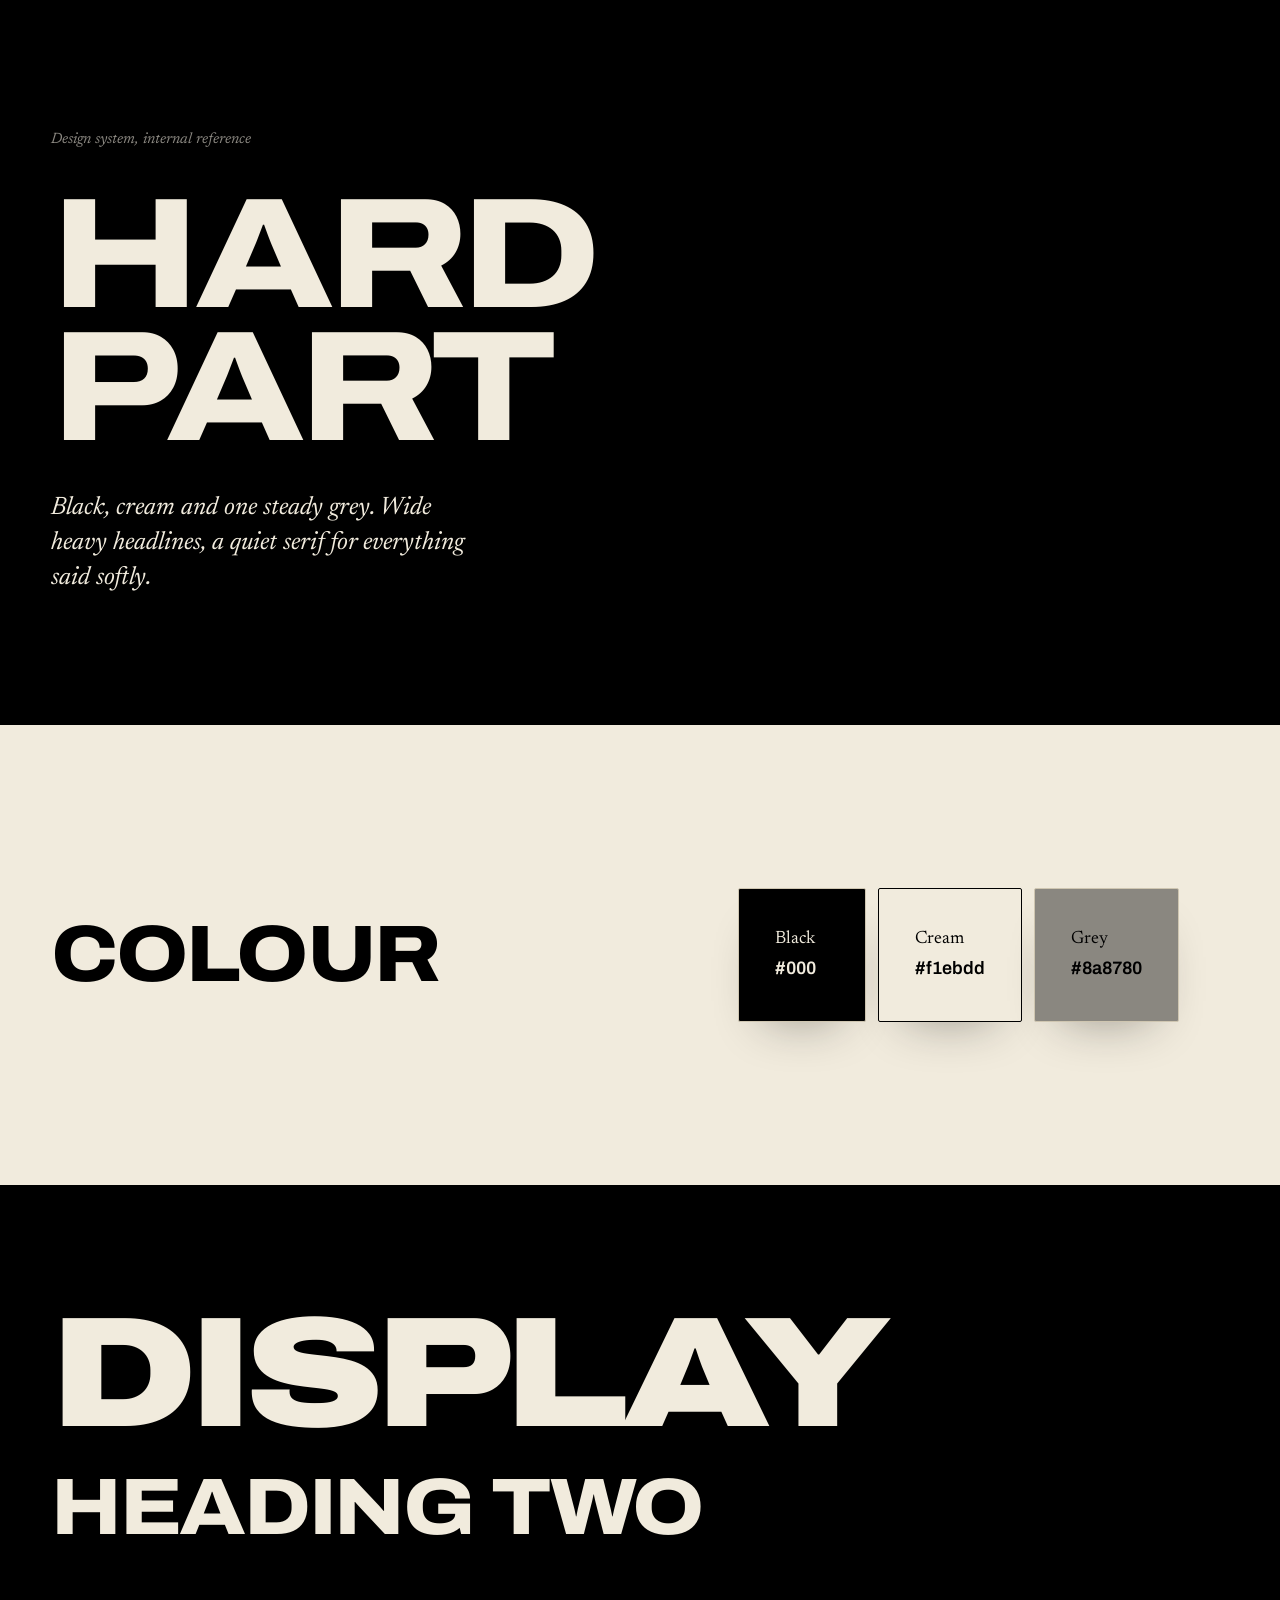
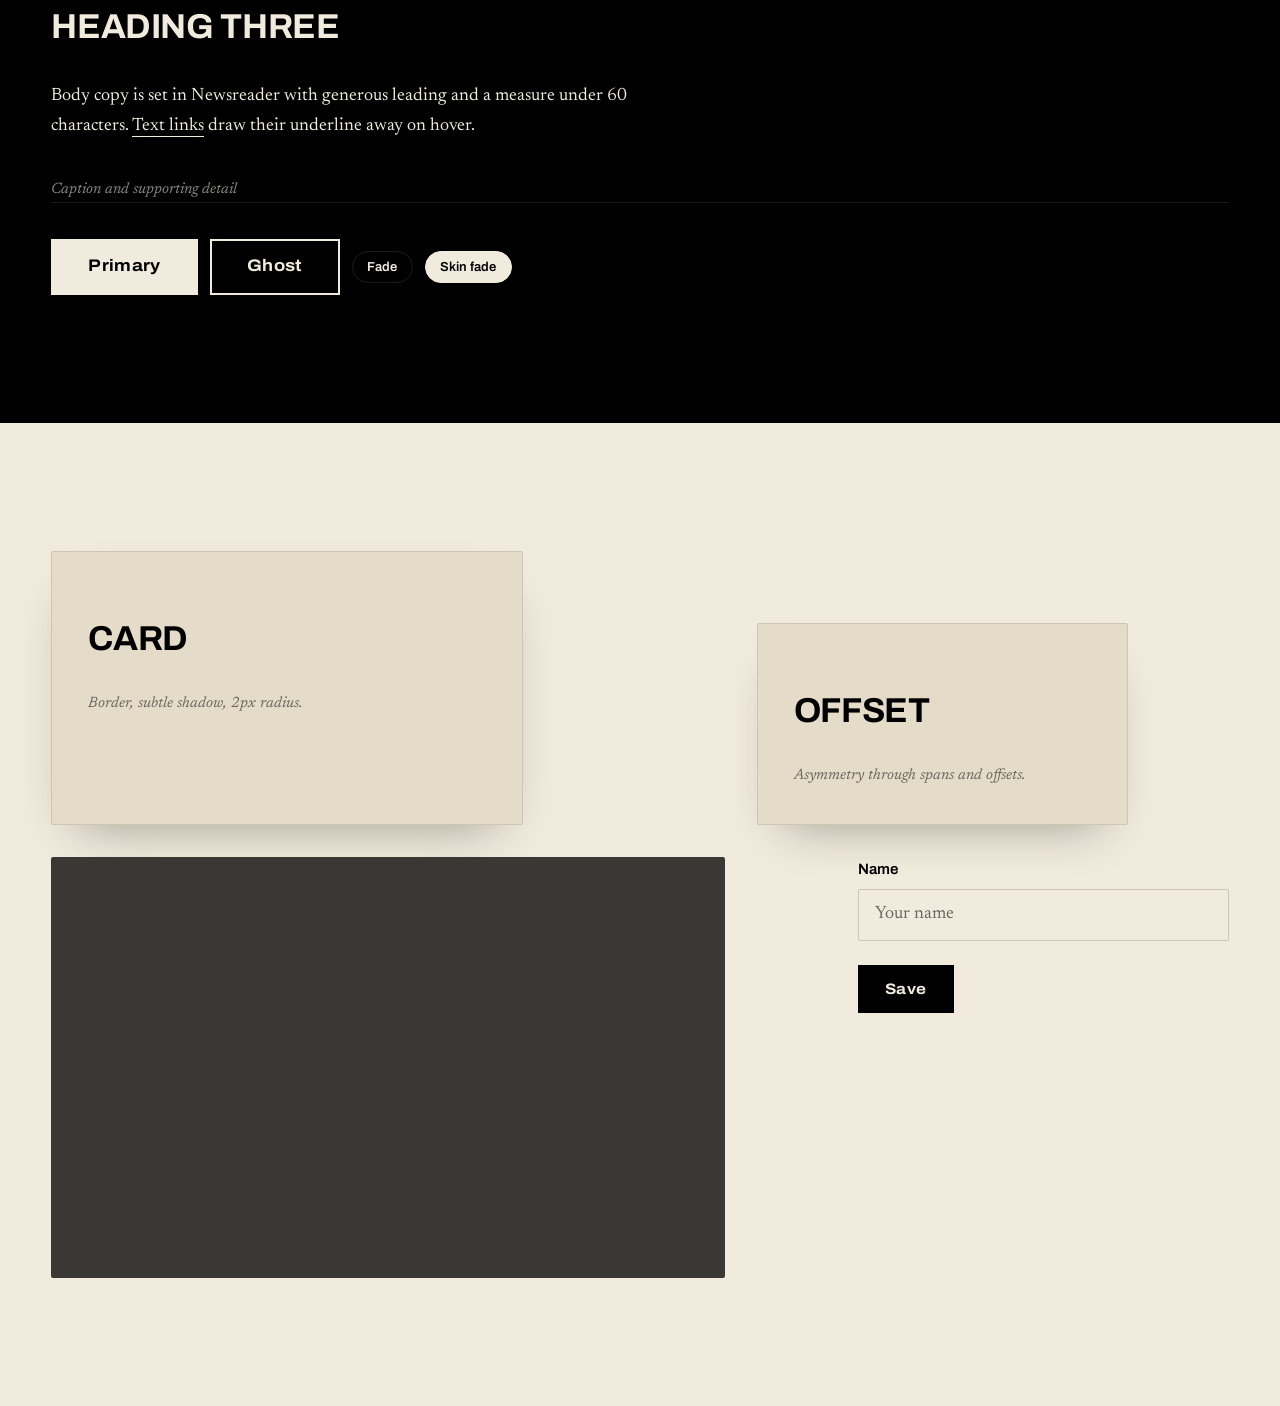
<file: design-system.html>
<!DOCTYPE html>
<html lang="en">
<head>
  <meta charset="utf-8">
  <meta name="viewport" content="width=device-width, initial-scale=1">
  <title>HARD PART — Design system</title>
  <meta name="robots" content="noindex">
  <link rel="preconnect" href="https://fonts.googleapis.com">
  <link rel="preconnect" href="https://fonts.gstatic.com" crossorigin>
  <link rel="stylesheet" href="https://fonts.googleapis.com/css2?family=Archivo:wdth,wght@62..125,100..900&family=Newsreader:ital,opsz,wght@0,6..72,400;1,6..72,400&display=swap">
  <link rel="stylesheet" href="style.css">
</head>
<body>
  <!-- Internal reference page for the design system. Not part of the public site. -->
  <section class="section theme-black">
    <div class="container--wide stack" style="--stack:var(--space-6)">
      <p class="caption">Design system, internal reference</p>
      <h1 class="h1">Hard<br>Part</h1>
      <p class="lede">Black, cream and one steady grey. Wide heavy headlines, a quiet serif for everything said softly.</p>
    </div>
  </section>

  <section class="section theme-cream">
    <div class="container grid">
      <h2 class="h2 col-6">Colour</h2>
      <div class="col-6 start-8 cluster">
        <div class="card" style="background:#000;color:#f1ebdd;min-width:8rem">Black<br><span class="num">#000</span></div>
        <div class="card" style="background:#f1ebdd;border-color:#000;min-width:8rem">Cream<br><span class="num">#f1ebdd</span></div>
        <div class="card" style="background:#8a8780;color:#000;min-width:8rem">Grey<br><span class="num">#8a8780</span></div>
      </div>
    </div>
  </section>

  <section class="section theme-black">
    <div class="container stack" style="--stack:var(--space-6)">
      <p class="display" style="font-size:var(--fs-h1)">Display</p>
      <h2 class="h2">Heading two</h2>
      <h3 class="h3">Heading three</h3>
      <p class="prose">Body copy is set in Newsreader with generous leading and a measure under 60 characters. <a class="link" href="#">Text links</a> draw their underline away on hover.</p>
      <p class="caption">Caption and supporting detail</p>
      <hr class="rule">
      <div class="cluster">
        <a class="btn btn--lg" href="#">Primary</a>
        <a class="btn btn--ghost btn--lg" href="#">Ghost</a>
        <span class="chip">Fade</span><span class="chip is-active">Skin fade</span>
      </div>
    </div>
  </section>

  <section class="section theme-cream">
    <div class="container grid">
      <article class="card card--interactive col-5"><h3 class="h3">Card</h3><p class="caption">Border, subtle shadow, 2px radius.</p></article>
      <article class="card card--interactive card--offset col-4 start-8"><h3 class="h3">Offset</h3><p class="caption">Asymmetry through spans and offsets.</p></article>
      <div class="frame frame--wide col-7" role="img" aria-label="Image frame placeholder"></div>
      <form class="stack col-4 start-9" onsubmit="return false">
        <div class="field"><label for="n">Name</label><input class="input" id="n" placeholder="Your name"></div>
        <button class="btn" type="button">Save</button>
      </form>
    </div>
  </section>
</body>
</html>
</file>
<file: style.css>
/* ==========================================================
   HARD PART — style.css
   1. Tokens  2. Base  3. Buttons  4. Nav  5. Menu  6. Hero  7. Stubs
   ========================================================== */

/* 1. TOKENS
   Breakpoints (media queries can't read variables, so they're documented here):
   sm 560px · md 820px · lg 1100px · xl 1440px */
:root {
  /* Colour — raw palette */
  --black: #000;
  --ink: #0d0c0b;           /* raised surface on black */
  --cream: #f1ebdd;
  --cream-deep: #e4dcc9;    /* raised surface on cream */
  --grey: #8a8780;
  --grey-dark: #1c1b19;
  --grey-mid: #3a3835;

  /* Colour — semantic (re-pointed by .theme-cream) */
  --bg: var(--black);
  --fg: var(--cream);
  --surface: var(--ink);
  --muted: var(--grey);
  --line: var(--grey-dark);

  /* Typography */
  --font-display: "Archivo", "Arial Narrow", sans-serif;
  --font-text: "Newsreader", Georgia, serif;
  --fs-xs: .8125rem;
  --fs-sm: .9375rem;
  --fs-base: 1.125rem;
  --fs-lg: clamp(1.25rem, 1.1rem + .6vw, 1.6rem);
  --fs-h3: clamp(1.5rem, 1.2rem + 1.2vw, 2.25rem);
  --fs-h2: clamp(2.4rem, 1.4rem + 4.5vw, 5.5rem);
  --fs-h1: clamp(3.4rem, 1rem + 11vw, 10rem);
  --fs-mega: clamp(5.2rem, 25.5vw, 25rem);

  /* Spacing (4px base, fluid at the top end) */
  --space-1: .25rem;
  --space-2: .5rem;
  --space-3: .75rem;
  --space-4: 1rem;
  --space-5: 1.5rem;
  --space-6: 2.25rem;
  --space-7: clamp(3rem, 6vw, 4.5rem);
  --space-8: clamp(4.5rem, 10vw, 8rem);
  --space-9: clamp(6rem, 16vw, 13rem);
  --pad: clamp(1.25rem, 4vw, 3.5rem);   /* page gutter */
  --gap: clamp(1rem, 2.5vw, 2rem);      /* grid gap */

  /* Radius — deliberately restrained: sharp by default, soft only on small controls */
  --radius-0: 0;
  --radius-1: 2px;
  --radius-2: 6px;
  --radius-pill: 999px;

  /* Elevation */
  --shadow-1: 0 1px 0 rgba(255,255,255,.04) inset, 0 12px 30px -18px rgba(0,0,0,.9);
  --shadow-2: 0 30px 60px -30px rgba(0,0,0,.85);
  --shadow-cream: 0 24px 50px -28px rgba(28,27,25,.45);

  /* Motion */
  --ease: cubic-bezier(.22, 1, .36, 1);
  --t-fast: .2s;
  --t-base: .45s;
  --t-slow: .9s;

  /* Layout widths */
  --w-text: 42rem;
  --w-content: 76rem;
  --w-wide: 96rem;
  --nav-h: 4.5rem;
}

/* 2. BASE */
*, *::before, *::after { box-sizing: border-box; }
html { scroll-behavior: smooth; scroll-padding-top: var(--nav-h); -webkit-text-size-adjust: 100%; }
body {
  margin: 0;
  background: var(--black);
  color: var(--cream);
  font-family: var(--font-text);
  font-size: 1.125rem;
  line-height: 1.6;
  -webkit-font-smoothing: antialiased;
}
a { color: inherit; text-decoration: none; }
h1, p { margin: 0; }
:focus-visible { outline: 2px solid var(--cream); outline-offset: 3px; }
body.menu-open { overflow: hidden; }

.skip {
  position: fixed; left: var(--pad); top: -4rem; z-index: 100;
  background: var(--cream); color: var(--black);
  padding: .6rem 1rem; font-family: var(--font-display); font-weight: 700;
}
.skip:focus { top: 1rem; }

/* 3. BUTTONS — cream fill by default; hover wipes the opposite colour up from the bottom */
.btn {
  --wipe: var(--black);
  position: relative; isolation: isolate; overflow: hidden;
  display: inline-flex; align-items: center; justify-content: center;
  min-height: 3rem; padding: 0 1.6rem;
  font-family: var(--font-display); font-stretch: 110%; font-weight: 700;
  font-size: .95rem; letter-spacing: .02em;
  color: var(--black); background: var(--cream);
  border: 2px solid var(--cream);
  transition: transform var(--t-base) var(--ease), color var(--t-base) var(--ease);
}
.btn::before {
  content: ""; position: absolute; inset: 0; z-index: -1; background: var(--wipe);
  transform: scaleY(0); transform-origin: bottom; transition: transform var(--t-base) var(--ease);
}
.btn:hover { transform: translateY(-3px); color: var(--cream); }
.btn:hover::before { transform: scaleY(1); }
.btn--ghost { --wipe: var(--cream); background: transparent; color: var(--cream); }
.btn--ghost:hover { color: var(--black); }
.btn--sm { min-height: 2.5rem; padding: 0 1.1rem; font-size: .85rem; }

/* 4. NAV — difference blend makes it readable on black AND cream */
.nav {
  position: fixed; inset: 0 0 auto 0; z-index: 50;
  height: var(--nav-h); padding: 0 var(--pad);
  display: flex; align-items: center; justify-content: space-between; gap: 2rem;
  color: var(--cream);
  mix-blend-mode: difference;
}
.nav__logo {
  font-family: var(--font-display); font-stretch: 125%; font-weight: 900;
  font-size: 1.15rem; letter-spacing: .01em;
}
.nav__links { display: flex; gap: 2.2rem; margin-left: auto; font-family: var(--font-display); font-weight: 500; font-size: .95rem; }
.nav__links a { position: relative; padding: .3rem 0; }
.nav__links a::after {
  content: ""; position: absolute; left: 0; bottom: 0; height: 2px; width: 100%;
  background: currentColor; transform: scaleX(0); transform-origin: right;
  transition: transform .45s var(--ease);
}
.nav__links a:hover::after { transform: scaleX(1); transform-origin: left; }
/* The nav button must stay solid cream-on-black in difference mode */
.nav .btn { background: var(--cream); color: var(--black); }

.nav__toggle { display: none; width: 2.75rem; height: 2.75rem; background: none; border: 0; padding: 0; cursor: pointer; position: relative; }
.nav__toggle span {
  position: absolute; left: .6rem; right: .6rem; height: 2px; background: var(--cream);
  transition: transform .4s var(--ease);
}
.nav__toggle span:first-child { top: calc(50% - 5px); }
.nav__toggle span:last-child { top: calc(50% + 3px); }
.menu-open .nav__toggle span:first-child { transform: translateY(4px) rotate(45deg); }
.menu-open .nav__toggle span:last-child { transform: translateY(-4px) rotate(-45deg); }

/* 5. MOBILE MENU */
.menu {
  position: fixed; inset: 0; z-index: 40; background: var(--black);
  display: flex; align-items: flex-end; padding: calc(var(--nav-h) + 1rem) var(--pad) 3rem;
  clip-path: inset(0 0 100% 0); transition: clip-path .6s var(--ease);
}
.menu[hidden] { display: none; }
.menu.is-open { clip-path: inset(0); }
.menu nav { display: flex; flex-direction: column; width: 100%; }
.menu a {
  font-family: var(--font-display); font-stretch: 120%; font-weight: 800;
  font-size: clamp(2rem, 9vw, 3.2rem); line-height: 1.15; padding: .25rem 0;
  border-bottom: 1px solid var(--grey-dark);
}

/* 6. HERO
   Layers: black page → cream panel (slanted left edge = the "part") → photo → headline.
   The headline/CTAs use mix-blend-mode: difference with cream text, so letters are
   cream on black and pure black on the cream panel, flipping where the edge crosses.
   Parallax is driven by two CSS variables written by script.js:
   --sy (scroll offset in px) and --mx (pointer position, -1…1). */
.hero {
  --sy: 0; --mx: 0;
  position: relative; isolation: isolate; overflow: hidden;
  min-height: 100vh; min-height: 100svh;
  background: var(--black);
}
.hero__panel {
  position: absolute; z-index: 0; top: -2rem; bottom: -2rem; right: 0; width: 54%;
  background: var(--cream);
  clip-path: polygon(24% 0, 100% 0, 100% 100%, 0 100%);
  transform: translate3d(calc(var(--mx) * -10px), calc(var(--sy) * .05px), 0);
}
/* Decorative: rotated caption and a barber's ruler along the foot of the panel */
.hero__side {
  position: absolute; right: 1.1rem; top: 50%; translate: 0 -50%;
  writing-mode: vertical-rl; font-style: italic; font-size: var(--fs-sm); color: var(--black); opacity: .65;
}
.hero__ruler {
  position: absolute; left: 30%; right: 3.5rem; bottom: 2.5rem; height: 14px; opacity: .55;
  background:
    repeating-linear-gradient(90deg, var(--black) 0 1px, transparent 1px 40px) 0 100% / 100% 100% no-repeat,
    repeating-linear-gradient(90deg, var(--black) 0 1px, transparent 1px 8px) 0 100% / 100% 45% no-repeat;
}
.hero__photo {
  position: absolute; z-index: 1; margin: 0;
  right: calc(var(--pad) + 2.2rem); top: calc(var(--nav-h) + 1.5rem);
  width: min(27vw, 25rem, 32svh);
  aspect-ratio: 4 / 5; overflow: hidden; background: var(--grey-mid);
  box-shadow: var(--shadow-2);
  transform: translate3d(calc(var(--mx) * 14px), calc(var(--sy) * -.07px), 0);
}
.hero__photo img {
  width: 100%; height: 100%; object-fit: cover; display: block;
  transform: translate3d(0, calc(var(--sy) * .1px), 0) scale(1.2); /* inner drift = parallax inside the frame */
}
.hero__cap {
  position: absolute; left: 0; bottom: 0; padding: .5rem .8rem;
  background: var(--black); color: var(--cream); font-size: var(--fs-xs); font-style: italic;
}
.hero__content {
  position: relative; z-index: 2; min-height: inherit;
  display: flex; flex-direction: column; justify-content: flex-end;
  padding: calc(var(--nav-h) + 2rem) var(--pad) 2.25rem;
  color: var(--cream); mix-blend-mode: difference; pointer-events: none;
}
.hero__content a { pointer-events: auto; }
.hero__title {
  margin: 0; font-family: var(--font-display); font-weight: 900; text-transform: uppercase;
  font-stretch: 125%; font-size: min(9.6vw, 11.5rem); line-height: .84; letter-spacing: -.04em;
  transform: translate3d(0, calc(var(--sy) * -.08px), 0);
}
.hero__title .line { display: block; overflow: hidden; padding-block: .03em; }
.hero__title .line > span { display: block; }
.hero__title .line--2 { margin-left: 8vw; }      /* asymmetry: second line steps in */
.hero__foot {
  display: flex; align-items: flex-end; justify-content: space-between; gap: 2rem;
  margin-top: clamp(1.5rem, 3.5vw, 2.75rem); width: min(100%, 46rem);
}
.hero__lede { max-width: 24ch; font-size: var(--fs-lg); font-style: italic; line-height: 1.35; }
.hero__actions { display: flex; flex-direction: column; gap: .6rem; }
.hero__actions .btn { min-height: 3.25rem; padding: 0 1.6rem; font-size: .95rem; }

/* Entrance sequence: panel slides in → photo is revealed → headline lines rise → foot fades */
@media (prefers-reduced-motion: no-preference) {
  .js .hero__panel { animation: panel-in 1.3s var(--ease) both; }
  .js .hero__photo { animation: photo-in 1.5s .5s var(--ease) both; }
  .js .hero__photo img { animation: photo-settle 2.2s .5s var(--ease) both; }
  .js .hero__title .line > span { animation: rise 1.1s .7s var(--ease) both; }
  .js .hero__title .line--2 > span { animation-delay: .85s; }
  .js .hero__foot { animation: fade 1s 1.3s ease both; }
}
@keyframes panel-in { from { transform: translate3d(100%, 0, 0); } }
@keyframes photo-in { from { clip-path: inset(100% 0 0 0); } to { clip-path: inset(0); } }
@keyframes photo-settle { from { scale: 1.25; } }
@keyframes rise { from { transform: translateY(105%); } }
@keyframes fade { from { opacity: 0; } }

@media (max-width: 820px) {
  .hero__panel { top: 0; bottom: auto; height: 56svh; width: 100%; clip-path: polygon(0 0, 100% 0, 100% 100%, 0 calc(100% - 14vw)); }
  .hero__side, .hero__ruler { display: none; }
  .hero__photo { right: var(--pad); top: calc(var(--nav-h) + .75rem); width: min(56vw, 20rem, 34svh); }
  .hero__title { font-size: 12.8vw; font-stretch: 105%; }
  .hero__title .line--2 { margin-left: 0; }
  .hero__foot { flex-direction: column; align-items: flex-start; gap: 1.25rem; }
  .hero__actions { flex-direction: row; flex-wrap: wrap; }
}

/* 7. STUBS (temporary) */
.stub { padding: 6rem var(--pad); border-top: 1px solid var(--grey-dark); color: var(--grey); font-style: italic; }

/* RESPONSIVE (nav) */
@media (max-width: 820px) {
  .nav__links, .nav .btn { display: none; }
  .nav__toggle { display: block; margin-left: auto; }
}
@media (prefers-reduced-motion: reduce) {
  html { scroll-behavior: auto; }
  * { transition-duration: .01ms !important; }
}

/* ==========================================================
   8. DESIGN SYSTEM — reusable classes
   Themes · Layout · Type · Rules · Cards · Frames · Chips · Forms · Utilities
   ========================================================== */

/* Themes: flip the semantic tokens on any section */
.theme-cream { --bg: var(--cream); --fg: var(--black); --surface: var(--cream-deep); --muted: #6b675f; --line: #cfc6b1; }
.theme-black { --bg: var(--black); --fg: var(--cream); --surface: var(--ink); --muted: var(--grey); --line: var(--grey-dark); }
.theme-cream, .theme-black { background: var(--bg); color: var(--fg); }
.theme-cream :focus-visible { outline-color: var(--black); }

/* Layout */
.section { padding-block: var(--space-8); }
.section--tight { padding-block: var(--space-7); }
.container { width: min(100% - 2 * var(--pad), var(--w-content)); margin-inline: auto; }
.container--wide { width: min(100% - 2 * var(--pad), var(--w-wide)); margin-inline: auto; }
.container--text { width: min(100% - 2 * var(--pad), var(--w-text)); margin-inline: auto; }

/* 12-column grid. Asymmetry comes from uneven spans + offsets. */
.grid { display: grid; grid-template-columns: repeat(12, minmax(0, 1fr)); gap: var(--gap); }
.grid > * { grid-column: 1 / -1; }
.stack > * + * { margin-top: var(--stack, var(--space-5)); }
.cluster { display: flex; flex-wrap: wrap; gap: var(--space-3); align-items: center; }

/* Type */
.display, .h1, .h2, .h3 { font-family: var(--font-display); font-weight: 800; text-transform: uppercase; }
.display { font-size: var(--fs-mega); font-stretch: 125%; font-weight: 900; line-height: .78; letter-spacing: -.045em; }
.h1 { font-size: var(--fs-h1); font-stretch: 120%; line-height: .85; letter-spacing: -.04em; }
.h2 { font-size: var(--fs-h2); font-stretch: 112%; line-height: .9; letter-spacing: -.03em; }
.h3 { font-size: var(--fs-h3); font-stretch: 100%; font-weight: 700; line-height: 1; letter-spacing: -.01em; }
.lede { font-size: var(--fs-lg); font-style: italic; line-height: 1.4; max-width: 30ch; }
.prose { max-width: 58ch; line-height: 1.7; }
.prose p + p { margin-top: 1em; }
.caption { font-size: var(--fs-sm); color: var(--muted); font-style: italic; }
.num { font-family: var(--font-display); font-stretch: 100%; font-variant-numeric: tabular-nums; font-weight: 600; }
.muted { color: var(--muted); }
.balance { text-wrap: balance; }

/* Rules and borders */
.rule { border: 0; border-top: 1px solid var(--line); margin: 0; }
.rule--strong { border-top: 2px solid var(--fg); }
.list-rules > * { border-top: 1px solid var(--line); padding-block: var(--space-4); }
.list-rules > *:last-child { border-bottom: 1px solid var(--line); }

/* Text link */
.link { background: linear-gradient(currentColor, currentColor) 0 100% / 100% 1px no-repeat; padding-bottom: 2px; transition: background-size var(--t-base) var(--ease); }
.link:hover { background-size: 0 1px; background-position: 100% 100%; }

/* Buttons on themed sections (the base .btn is cream; this adapts it) */
.theme-cream .btn:not(.btn--ghost) { background: var(--black); color: var(--cream); border-color: var(--black); }
.theme-cream .btn--ghost { color: var(--black); border-color: var(--black); }
.btn--lg { min-height: 3.5rem; padding: 0 2.2rem; font-size: 1.05rem; }

/* Cards */
.card { background: var(--surface); border: 1px solid var(--line); border-radius: var(--radius-1); padding: var(--space-6); box-shadow: var(--shadow-1); transition: transform var(--t-base) var(--ease), border-color var(--t-base) var(--ease); }
.theme-cream .card { box-shadow: var(--shadow-cream); }
.card--interactive:hover { transform: translateY(-4px); border-color: var(--muted); }
.card--flat { box-shadow: none; background: transparent; }
.card--offset { margin-top: var(--space-7); }

/* Image frames (use with <img> or as a graphic placeholder) */
.frame { position: relative; overflow: hidden; background: var(--grey-mid); aspect-ratio: var(--ratio, 4 / 5); border-radius: var(--radius-1); }
.frame > img, .frame > video { width: 100%; height: 100%; object-fit: cover; display: block; }
.frame--wide { --ratio: 16 / 10; }
.frame--tall { --ratio: 3 / 5; }
.frame--square { --ratio: 1; }
.frame--grayscale > img { filter: grayscale(1) contrast(1.08); transition: filter var(--t-slow) var(--ease), transform var(--t-slow) var(--ease); }
.frame--grayscale:hover > img { filter: none; transform: scale(1.03); }

/* Chips and tags */
.chip { display: inline-flex; align-items: center; min-height: 2rem; padding: 0 .9rem; border: 1px solid var(--line); border-radius: var(--radius-pill); font-family: var(--font-display); font-size: var(--fs-xs); font-weight: 600; }
.chip[aria-pressed="true"], .chip.is-active { background: var(--fg); color: var(--bg); border-color: var(--fg); }

/* Forms (used by booking) */
.field { display: grid; gap: var(--space-2); }
.field label { font-family: var(--font-display); font-weight: 600; font-size: var(--fs-sm); }
.input { width: 100%; min-height: 3.25rem; padding: 0 var(--space-4); background: transparent; color: var(--fg); border: 1px solid var(--line); border-radius: var(--radius-1); font: inherit; transition: border-color var(--t-fast); }
.input:hover { border-color: var(--muted); }
.input:focus-visible { outline: 2px solid var(--fg); outline-offset: 2px; border-color: var(--fg); }
.input::placeholder { color: var(--muted); }

/* Utilities */
.sr-only { position: absolute; width: 1px; height: 1px; overflow: hidden; clip-path: inset(50%); white-space: nowrap; }
.text-right { text-align: right; }
.hide-sm { display: initial; }
.js .reveal { opacity: 0; transform: translateY(1.5rem); transition: opacity var(--t-slow) var(--ease) var(--d, 0s), transform var(--t-slow) var(--ease) var(--d, 0s); }
.js .reveal.is-visible { opacity: 1; transform: none; }
.js .img-reveal { position: relative; }
.js .img-reveal::before { content: ""; position: absolute; inset: 0; z-index: 2; background: var(--fg); transform-origin: top; transition: transform 1.3s var(--ease) var(--d, 0s); pointer-events: none; }
.js .img-reveal.is-visible::before { transform: scaleY(0); }
.js .img-reveal img { transform: scale(1.2); transition: transform 1.8s var(--ease) var(--d, 0s); }
.js .img-reveal.is-visible img { transform: none; }

/* Responsive grid spans */
@media (min-width: 820px) {
  .grid > .col-3 { grid-column: auto / span 3; }
  .grid > .col-4 { grid-column: auto / span 4; }
  .grid > .col-5 { grid-column: auto / span 5; }
  .grid > .col-6 { grid-column: auto / span 6; }
  .grid > .col-7 { grid-column: auto / span 7; }
  .grid > .col-8 { grid-column: auto / span 8; }
  .grid > .col-9 { grid-column: auto / span 9; }
  .grid > .start-2 { grid-column-start: 2; }
  .grid > .start-6 { grid-column-start: 6; }
  .grid > .start-8 { grid-column-start: 8; }
  .grid > .start-9 { grid-column-start: 9; }
}
@media (max-width: 560px) {
  .hide-sm { display: none; }
  .card { padding: var(--space-5); }
  .card--offset { margin-top: 0; }
}
@media (prefers-reduced-motion: reduce) { .js .reveal { opacity: 1; transform: none; } .js .img-reveal::before { display: none; } .js .img-reveal img { transform: none; } }

/* ==========================================================
   9. EXPERIENCE — 3D chair stage
   ========================================================== */
.chair { overflow: hidden; }
.chair .grid { align-items: end; }
.chair__stage {
  position: relative; overflow: hidden; aspect-ratio: 5 / 4; min-height: 24rem;
  background: radial-gradient(ellipse at 62% 30%, #2a2825, #000 72%);
  border: 1px solid var(--line); border-radius: var(--radius-1);
}
.chair__fallback, .chair__canvas { position: absolute; inset: 0; width: 100%; height: 100%; display: block; }
.chair__fallback { object-fit: cover; transition: opacity var(--t-slow) var(--ease), visibility var(--t-slow); }
.chair__canvas { opacity: 0; transition: opacity var(--t-slow) var(--ease); }
.chair__stage.is-3d .chair__canvas { opacity: 1; }
.chair__stage.is-3d .chair__fallback { opacity: 0; visibility: hidden; }
.chair__badge {
  position: absolute; left: 1rem; top: 1rem; margin: 0; padding: .3rem .7rem;
  border: 1px solid var(--cream); border-radius: var(--radius-pill);
  font-family: var(--font-display); font-size: var(--fs-xs); font-weight: 600; background: rgba(0,0,0,.55);
}
.chair__loading { position: absolute; right: 1rem; bottom: 1rem; margin: 0; font-style: italic; font-size: var(--fs-sm); opacity: 0; transition: opacity var(--t-base); }
.chair__stage.is-loading .chair__loading { opacity: .8; }
.chair__load { position: absolute; left: 50%; bottom: 1.5rem; translate: -50% 0; }
.chair__load[hidden] { display: none; }
.chair__views .chip { background: transparent; color: var(--fg); cursor: pointer; font-family: var(--font-display); transition: background var(--t-fast), color var(--t-fast), opacity var(--t-fast); }
.chair__views .chip:hover:not(:disabled) { border-color: var(--fg); }
.chair__views .chip:disabled { opacity: .35; cursor: not-allowed; }
@media (max-width: 820px) {
  .chair__stage { aspect-ratio: 4 / 5; min-height: 0; }
  .chair__fallback { object-fit: contain; }
}

/* ==========================================================
   10. SERVICES — editorial ledger + deposit
   ========================================================== */
.services__head { align-items: end; margin-bottom: var(--space-7); }
.services__title { font-size: clamp(3rem, 8.4vw, 9rem); }
.services__note { display: grid; gap: var(--space-3); justify-items: start; }
.services__tag {
  display: inline-block; margin: 0; padding: .25rem .75rem; border: 1px solid currentColor; border-radius: var(--radius-pill);
  font-family: var(--font-display); font-size: var(--fs-xs); font-weight: 700;
}
.services__foot { margin-top: var(--space-4); }

.svc-list { list-style: none; margin: 0; padding: 0; border-top: 2px solid var(--black); }
.svc {
  --row-fg: var(--black); --row-bg: var(--cream);
  position: relative; isolation: isolate; overflow: hidden;
  display: grid; align-items: center; column-gap: var(--gap);
  grid-template-columns: 3.5rem minmax(0, 1.35fr) minmax(0, 1fr) 7.5rem 8rem;
  padding: var(--space-5) var(--space-4);
  border-bottom: 1px solid var(--line);
  color: var(--row-fg);
  transition: color var(--t-base) var(--ease), padding var(--t-base) var(--ease);
}
/* Black fill wipes up from the bottom on hover and stays on the selected row */
.svc::before {
  content: ""; position: absolute; inset: 0; z-index: -1; background: var(--black);
  transform: scaleY(0); transform-origin: bottom; transition: transform var(--t-base) var(--ease);
}
.svc:hover, .svc:focus-within, .svc.is-selected { --row-fg: var(--cream); --row-bg: var(--black); padding-left: var(--space-6); }
.svc:hover::before, .svc:focus-within::before, .svc.is-selected::before { transform: scaleY(1); }
.svc__idx { font-size: var(--fs-sm); opacity: .6; }
.svc__name { margin: 0; font-family: var(--font-display); font-weight: 800; font-stretch: 112%; text-transform: uppercase; font-size: clamp(1.7rem, 3.6vw, 3.4rem); line-height: .95; letter-spacing: -.025em; transition: transform var(--t-base) var(--ease); }
.svc:hover .svc__name, .svc.is-selected .svc__name { transform: translateX(.5rem); }
.svc__desc { margin: 0; font-style: italic; font-size: var(--fs-base); line-height: 1.4; max-width: 34ch; }
.svc__meta { margin: 0; display: grid; gap: .15rem; justify-items: end; text-align: right; }
.svc__price { font-size: 1.6rem; font-weight: 700; }
.svc__price small { display: block; font-size: .65rem; font-weight: 600; letter-spacing: .08em; text-transform: uppercase; opacity: .6; }
.svc__book {
  min-height: 2.75rem; padding: 0 1.2rem; cursor: pointer;
  font-family: var(--font-display); font-weight: 700; font-size: .85rem; font-stretch: 110%;
  color: inherit; background: transparent; border: 2px solid currentColor;
  transition: background var(--t-fast), color var(--t-fast), transform var(--t-base) var(--ease);
}
.svc__book:hover { background: var(--row-fg); color: var(--row-bg); transform: translateY(-2px); }
.svc.is-selected .svc__book { background: var(--cream); color: var(--black); border-color: var(--cream); }
.svc__book:focus-visible { outline-color: var(--cream); }

.svc-summary {
  display: flex; align-items: center; justify-content: space-between; gap: var(--space-5); flex-wrap: wrap;
  margin-top: var(--space-6); padding: var(--space-5) var(--space-5); border: 2px solid var(--black);
}
.svc-summary__text { margin: 0; font-family: var(--font-display); font-weight: 600; font-size: var(--fs-lg); }
.svc-summary__text small { font-family: var(--font-text); font-style: italic; font-weight: 400; font-size: var(--fs-sm); opacity: .7; }
.svc-summary .btn[hidden] { display: none; }

/* Deposit */
.deposit { border-top: 1px solid var(--line); }
.deposit .grid { row-gap: var(--space-7); align-items: start; }
.deposit__title { font-size: clamp(3rem, 8vw, 8.5rem); }
.deposit__title span { display: inline-block; margin-left: 1.2ch; }  /* second line steps in */
.deposit__body strong { font-weight: 600; border-bottom: 1px solid var(--cream); }
.deposit__sum { margin: 0; border-top: 2px solid var(--cream); }
.deposit__sum > div { display: flex; justify-content: space-between; gap: var(--space-5); padding: var(--space-4) 0; border-bottom: 1px solid var(--line); }
.deposit__sum dt { font-family: var(--font-display); font-weight: 600; }
.deposit__sum dd { margin: 0; text-align: right; }
.deposit__total dt, .deposit__total dd { font-size: var(--fs-lg); }
.deposit__total dd { font-weight: 700; }

@media (max-width: 820px) {
  .services__title { font-size: 12.5vw; font-stretch: 100%; }
  .svc { grid-template-columns: 2.25rem minmax(0, 1fr) auto; row-gap: var(--space-3); padding-inline: 0; }
  .svc:hover, .svc:focus-within, .svc.is-selected { padding-left: var(--space-3); padding-right: var(--space-3); }
  .svc__desc { grid-column: 2 / -1; }
  .svc__meta { grid-column: 2; grid-row: 3; justify-items: start; text-align: left; grid-auto-flow: column; gap: var(--space-4); align-items: baseline; }
  .svc__book { grid-column: 3; grid-row: 3; }
  .svc__name { grid-column: 2 / -1; }
  .deposit__title { font-size: 13vw; }
  .deposit__title span { margin-left: 0; }
}

/* ==========================================================
   11. BARBERS + GALLERY
   ========================================================== */
.barbers__head, .gallery__head { align-items: end; margin-bottom: var(--space-7); }
.barbers__head .h2, .gallery__head .h2 { font-size: clamp(3rem, 7.4vw, 8rem); }
.gallery__head .h2 span { display: inline-block; margin-left: 1.2ch; }

/* Barbers: four profiles, each with its own image shape and offset */
.barbers__grid { display: grid; grid-template-columns: repeat(12, minmax(0, 1fr)); column-gap: var(--gap); row-gap: var(--space-8); align-items: start; }
.barber { position: relative; display: grid; gap: var(--space-3); }
.barber--1 { grid-column: 1 / span 5; }
.barber--2 { grid-column: 7 / span 5; margin-top: var(--space-8); }
.barber--3 { grid-column: 2 / span 4; }
.barber--4 { grid-column: 8 / span 4; margin-top: calc(var(--space-7) * -1); }
.barber__media { position: relative; overflow: hidden; background: var(--grey-mid); }
.barber__media img { width: 100%; height: 100%; display: block; object-fit: cover; transition: transform var(--t-slow) var(--ease); }
.barber--1 .barber__media { aspect-ratio: 4 / 5; clip-path: polygon(0 0, 100% 0, 100% 88%, 0 100%); }
.barber--2 .barber__media { aspect-ratio: 3 / 4; border-radius: 999px 999px 0 0; }
.barber--3 .barber__media { aspect-ratio: 1 / 1; clip-path: polygon(14% 0, 100% 0, 100% 100%, 0 100%); }
.barber--4 .barber__media { aspect-ratio: 4 / 5; clip-path: polygon(0 0, 86% 0, 100% 12%, 100% 100%, 0 100%); }
.barber:hover .barber__media img { transform: scale(1.06); }
.barber__idx { font-size: var(--fs-sm); opacity: .6; }
/* The name overlaps the portrait; difference blend keeps it readable on both cream and image */
.barber__name {
  margin: calc(var(--space-7) * -1) 0 0 var(--space-4); position: relative; z-index: 2;
  font-family: var(--font-display); font-weight: 900; font-stretch: 120%; text-transform: uppercase;
  font-size: clamp(2.6rem, 5.6vw, 6rem); line-height: .86; letter-spacing: -.04em;
  color: var(--cream); mix-blend-mode: difference; pointer-events: none;
  transition: transform var(--t-base) var(--ease);
}
.barber:hover .barber__name { transform: translateX(.6rem); }
.barber__spec { margin: 0; font-family: var(--font-display); font-weight: 700; font-size: var(--fs-sm); }
.barber__bio { margin: 0; max-width: 36ch; font-style: italic; }
.barber__pick {
  justify-self: start; min-height: 2.75rem; padding: 0 1.3rem; cursor: pointer; margin-top: var(--space-2);
  font-family: var(--font-display); font-weight: 700; font-size: .85rem; font-stretch: 110%;
  color: var(--black); background: transparent; border: 2px solid var(--black);
  transition: background var(--t-fast), color var(--t-fast), transform var(--t-base) var(--ease);
}
.barber__pick:hover, .barber.is-selected .barber__pick { background: var(--black); color: var(--cream); }
.barber__pick:hover { transform: translateY(-2px); }
.barber.is-selected .barber__media::after { content: ""; position: absolute; inset: 0; border: 6px solid var(--cream); box-shadow: inset 0 0 0 2px var(--black); }

/* Gallery: dense uneven grid; spans give each piece a different weight */
.gallery__filters { margin-bottom: var(--space-6); }
.gallery__filters .chip { background: transparent; color: var(--fg); cursor: pointer; font-family: var(--font-display); transition: background var(--t-fast), color var(--t-fast), border-color var(--t-fast); }
.gallery__filters .chip:hover { border-color: var(--fg); }
.gallery__grid { display: grid; grid-template-columns: repeat(4, minmax(0, 1fr)); grid-auto-rows: clamp(11rem, 19vw, 18rem); grid-auto-flow: dense; gap: var(--space-3); }
.g-item { position: relative; margin: 0; overflow: hidden; background: var(--grey-mid); transition: opacity var(--t-base) var(--ease), transform var(--t-base) var(--ease); }
.g--big { grid-column: auto / span 2; grid-row: span 2; }
.g--tall { grid-row: span 2; }
.g--wide { grid-column: auto / span 2; }
.g-item.is-out { opacity: 0; transform: scale(.96); }
.g-item[hidden] { display: none; }
.g-media, .g-media img { width: 100%; height: 100%; display: block; }
.g-media img { object-fit: cover; transition: transform var(--t-slow) var(--ease), filter var(--t-slow) var(--ease); }
.g-item:hover .g-media img { transform: scale(1.07); }
.g-cap {
  position: absolute; inset: auto 0 0 0; display: grid; grid-template-columns: auto 1fr; column-gap: var(--space-3); padding: var(--space-4);
  background: linear-gradient(transparent, rgba(0,0,0,.75)); color: var(--cream);
}
.g-no { font-size: var(--fs-xs); opacity: .7; align-self: center; }
.g-title { font-family: var(--font-display); font-weight: 700; font-size: var(--fs-sm); }
.g-cat { grid-column: 2; font-style: italic; font-size: var(--fs-sm); max-height: 0; opacity: 0; overflow: hidden; transition: max-height var(--t-base) var(--ease), opacity var(--t-base); }
.g-item:hover .g-cat, .g-item:focus-within .g-cat { max-height: 2rem; opacity: .85; }
.g-item::after { content: ""; position: absolute; top: 0; right: 0; width: 2.2rem; height: 2.2rem; background: var(--cream); clip-path: polygon(100% 0, 0 0, 100% 100%); transform: scale(0); transform-origin: top right; transition: transform var(--t-base) var(--ease); }
.g-item:hover::after { transform: scale(1); }
@media (hover: none) { .g-cat { max-height: 2rem; opacity: .85; } }

@media (max-width: 820px) {
  .barbers__grid { grid-template-columns: 1fr; row-gap: var(--space-7); }
  .barber--1, .barber--2, .barber--3, .barber--4 { grid-column: 1; margin-top: 0; }
  .barber--2, .barber--4 { margin-left: 12%; }
  .barber--1, .barber--3 { margin-right: 12%; }
  .barbers__head .h2, .gallery__head .h2 { font-size: 12vw; }
  .gallery__head .h2 span { margin-left: 0; }
  .gallery__grid { grid-template-columns: repeat(2, minmax(0, 1fr)); grid-auto-rows: 42vw; }
  .g--big { grid-column: auto / span 2; grid-row: span 2; }
  .g--wide { grid-column: auto / span 2; }
}

/* ==========================================================
   12. REVIEWS, FAQ, LOCATION
   ========================================================== */
.reviews__head, .visit__head { align-items: end; margin-bottom: var(--space-7); }
.reviews__head .h2, .visit__head .h2 { font-size: clamp(3rem, 7.4vw, 8rem); }
.faq .h2 { font-size: clamp(2.6rem, 4.6vw, 6rem); }
.visit__head .h2 span { display: inline-block; margin-left: 1.2ch; }

/* Stars: a fractional fill, so 4.8 really looks like 4.8 */
.stars {
  --r: 5; display: inline-block; font-size: 1.15rem; letter-spacing: .12em; line-height: 1;
  background: linear-gradient(90deg, currentColor calc(var(--r) / 5 * 100%), color-mix(in srgb, currentColor 22%, transparent) 0);
  -webkit-background-clip: text; background-clip: text; color: transparent;
  -webkit-text-fill-color: transparent;
}
.theme-cream .stars { color: var(--black); }
.stars--lg { font-size: clamp(1.6rem, 3vw, 2.4rem); }

.reviews__layout { display: grid; grid-template-columns: minmax(0, 4fr) minmax(0, 8fr); gap: var(--space-7) var(--gap); align-items: start; }
.rating { position: sticky; top: calc(var(--nav-h) + 1rem); display: grid; gap: var(--space-3); justify-items: start; padding-top: var(--space-5); border-top: 2px solid var(--black); }
.rating__num { margin: 0; font-size: clamp(6rem, 15vw, 14rem); font-stretch: 125%; font-weight: 900; line-height: .85; letter-spacing: -.05em; }
.rating__bars { list-style: none; margin: var(--space-3) 0 0; padding: 0; width: 100%; display: grid; gap: .45rem; }
.rating__bars li { display: grid; grid-template-columns: 1.6rem 1fr 1.6rem; align-items: center; gap: var(--space-3); font-family: var(--font-display); font-size: var(--fs-xs); font-weight: 600; }
.rating__bars .bar { height: 6px; background: var(--line); position: relative; overflow: hidden; }
.rating__bars .bar::after { content: ""; position: absolute; inset: 0; background: var(--black); transform-origin: left; transform: scaleX(var(--w, 0)); transition: transform 1.2s var(--ease); }

.quotes { display: grid; grid-template-columns: repeat(2, minmax(0, 1fr)); gap: var(--space-7) var(--gap); }
.quote { margin: 0; display: grid; gap: var(--space-4); align-content: start; padding-top: var(--space-4); border-top: 1px solid var(--line); }
.quote:nth-child(odd) { margin-top: 0; }
.quote:nth-child(even) { margin-top: var(--space-8); }
.quote blockquote { margin: 0; font-style: italic; font-size: var(--fs-lg); line-height: 1.4; }
.quote blockquote p { margin: 0; }
.quote figcaption { font-family: var(--font-display); font-weight: 700; font-size: var(--fs-sm); }
.quote figcaption .muted { font-weight: 500; }
.quote--lead { grid-column: 1 / -1; border-top: 2px solid var(--black); }
.quote--lead blockquote { font-size: clamp(1.8rem, 3.6vw, 3.4rem); line-height: 1.18; max-width: 24ch; }
.quote--lead + .quote { margin-top: 0; }

/* FAQ accordion */
.faq .grid { align-items: start; }
.faq__list { border-top: 2px solid var(--cream); }
.faq__item { border-bottom: 1px solid var(--line); }
.faq__q { margin: 0; }
.faq__btn {
  width: 100%; display: flex; justify-content: space-between; align-items: center; gap: var(--space-5);
  padding: var(--space-5) 0; background: none; border: 0; color: inherit; text-align: left; cursor: pointer;
  font-family: var(--font-display); font-weight: 700; font-size: clamp(1.15rem, 2vw, 1.6rem); font-stretch: 105%;
}
.faq__btn:hover span:first-child { text-decoration: underline; text-underline-offset: .25em; text-decoration-thickness: 1px; }
.faq__icon { position: relative; flex: none; width: 1.4rem; height: 1.4rem; }
.faq__icon::before, .faq__icon::after { content: ""; position: absolute; left: 0; right: 0; top: 50%; height: 2px; background: currentColor; transition: transform var(--t-base) var(--ease); }
.faq__icon::after { transform: rotate(90deg); }
.faq__item.is-open .faq__icon::after { transform: rotate(0); }
.faq__panel { display: grid; grid-template-rows: 1fr; }
.faq__panel > div { overflow: hidden; }
.faq__panel p { margin: 0 0 var(--space-5); max-width: 52ch; color: var(--grey); }
.js .faq__panel { grid-template-rows: 0fr; transition: grid-template-rows var(--t-base) var(--ease); }
.js .faq__panel > div { visibility: hidden; transition: visibility var(--t-base); }
.js .faq__item.is-open .faq__panel { grid-template-rows: 1fr; }
.js .faq__item.is-open .faq__panel > div { visibility: visible; }
.faq__btn:focus-visible { outline-offset: 4px; }

/* Location */
.visit__layout { display: grid; grid-template-columns: minmax(0, 5fr) minmax(0, 7fr); gap: var(--space-7) var(--gap); align-items: start; }
.visit__address { font-style: normal; font-family: var(--font-display); font-weight: 800; font-stretch: 112%; text-transform: uppercase; font-size: clamp(1.8rem, 3.4vw, 3.2rem); line-height: .98; letter-spacing: -.025em; }
.visit__contact { list-style: none; margin: var(--space-5) 0 0; padding: 0; display: grid; gap: var(--space-2); }
.visit__contact .muted { display: inline-block; min-width: 4.5rem; }
.hours { list-style: none; margin: var(--space-3) 0 0; padding: 0; border-top: 2px solid var(--black); }
.hours li { display: flex; justify-content: space-between; padding: .7rem var(--space-2); border-bottom: 1px solid var(--line); transition: background var(--t-fast), color var(--t-fast); }
.hours li.is-today { background: var(--black); color: var(--cream); font-weight: 600; }
.hours li.is-today span:first-child::after { content: " (today)"; font-style: italic; font-weight: 400; opacity: .7; }
.map { position: relative; margin: 0; aspect-ratio: 5 / 4; overflow: hidden; background: #0d0c0b; clip-path: polygon(0 0, 92% 0, 100% 8%, 100% 100%, 0 100%); }
.map__svg { position: absolute; inset: 0; width: 100%; height: 100%; display: block; }
.map__cap { position: absolute; left: 1rem; bottom: 1rem; padding: .3rem .8rem; border: 1px solid var(--cream); border-radius: var(--radius-pill); color: var(--cream); background: rgba(0,0,0,.55); font-family: var(--font-display); font-size: var(--fs-xs); font-weight: 600; }
@media (prefers-reduced-motion: no-preference) {
  .map__pulse { transform-box: fill-box; transform-origin: center; animation: pulse 2.6s var(--ease) infinite; }
}
@keyframes pulse { 0% { transform: scale(.6); opacity: 1; } 100% { transform: scale(2.4); opacity: 0; } }

@media (max-width: 820px) {
  .reviews__head .h2, .visit__head .h2 { font-size: 12vw; }
  .faq .h2 { font-size: 10.5vw; }
  .visit__head .h2 span { margin-left: 0; }
  .reviews__layout, .visit__layout { grid-template-columns: 1fr; }
  .rating { position: static; }
  .quotes { grid-template-columns: 1fr; }
  .quote:nth-child(even) { margin-top: 0; margin-left: 10%; }
  .map { aspect-ratio: 4 / 3; }
}

/* ==========================================================
   13. BOOKING DEMO
   ========================================================== */
.bookingsec__head { align-items: end; margin-bottom: var(--space-6); }
.bookingsec__head .h2 { font-size: clamp(3rem, 7.4vw, 8rem); }
.bookingsec__head .h2 span { display: inline-block; margin-left: 1.2ch; }

.booking__demo { margin: 0 0 var(--space-6); padding: var(--space-4) var(--space-5); border: 1px dashed var(--cream); font-size: var(--fs-sm); }
.booking__demo strong { font-family: var(--font-display); }

/* Stepper */
.stepper { list-style: none; margin: 0 0 var(--space-7); padding: 0; display: grid; grid-template-columns: repeat(6, minmax(0, 1fr)); border-top: 2px solid var(--cream); }
.stepper__item button {
  width: 100%; display: flex; align-items: center; gap: var(--space-3); padding: var(--space-4) var(--space-2) var(--space-4) 0;
  background: none; border: 0; color: var(--grey); text-align: left; font-family: var(--font-display); font-weight: 600; font-size: var(--fs-sm);
  cursor: pointer; transition: color var(--t-fast);
}
.stepper__item button:disabled { cursor: default; }
.stepper__item button:not(:disabled):hover { color: var(--cream); }
.stepper__n { display: grid; place-items: center; width: 1.9rem; height: 1.9rem; border: 1px solid currentColor; border-radius: var(--radius-pill); font-size: var(--fs-xs); flex: none; }
.stepper__item.is-done button { color: var(--cream); }
.stepper__item.is-done .stepper__n { background: var(--cream); color: var(--black); border-color: var(--cream); }
.stepper__item.is-current button { color: var(--cream); }
.stepper__item.is-current .stepper__n { border-width: 2px; }

/* Layout */
.booking__grid { display: grid; grid-template-columns: minmax(0, 8fr) minmax(0, 4fr); gap: var(--space-7) var(--gap); align-items: start; }
.bpanel { min-height: 24rem; }
.bpanel.is-enter { animation: panel-step .55s var(--ease); }
@keyframes panel-step { from { opacity: 0; transform: translateY(1rem); } }
.panel__title { margin: 0 0 var(--space-2); font-family: var(--font-display); font-weight: 800; font-stretch: 112%; text-transform: uppercase; font-size: clamp(1.8rem, 3.6vw, 3.2rem); line-height: .95; letter-spacing: -.025em; outline: none; }
.panel__sub { margin: 0 0 var(--space-6); color: var(--grey); max-width: 52ch; }
.booking__nav { display: flex; flex-wrap: wrap; align-items: center; gap: var(--space-3); margin-top: var(--space-6); padding-top: var(--space-5); border-top: 1px solid var(--line); }
.booking__nav .btn { --wipe: var(--black); }
.booking__nav .btn:disabled { opacity: .35; cursor: not-allowed; transform: none; }
.booking__nav .btn:disabled::before { display: none; }
.booking__nav .btn:not(.btn--ghost):hover { color: var(--cream); }
.booking__hint { margin: 0; font-style: italic; color: var(--grey); font-size: var(--fs-sm); }

/* Radio rows (services, barbers) */
.opts { border-top: 1px solid var(--line); }
.opt { position: relative; display: block; cursor: pointer; }
.opt input { position: absolute; opacity: 0; inset: 0; margin: 0; cursor: pointer; }
.opt__body { display: grid; grid-template-columns: minmax(0, 1fr) auto auto; align-items: center; gap: var(--space-4); padding: var(--space-4) var(--space-4); border-bottom: 1px solid var(--line); transition: background var(--t-fast), color var(--t-fast), padding var(--t-base) var(--ease); }
.opt__name { font-family: var(--font-display); font-weight: 700; font-size: clamp(1.1rem, 2vw, 1.5rem); font-stretch: 105%; }
.opt__meta { color: var(--grey); font-size: var(--fs-sm); font-style: italic; }
.opt__price { font-size: 1.15rem; text-align: right; min-width: 4.5rem; }
.opt__price small { display: block; font-size: .65rem; letter-spacing: .08em; text-transform: uppercase; opacity: .6; }
.opt:hover input:not(:checked) + .opt__body { padding-left: var(--space-5); background: var(--ink); }
.opt input:checked + .opt__body { background: var(--cream); color: var(--black); padding-left: var(--space-5); }
.opt input:checked + .opt__body .opt__meta { color: var(--grey-mid); }
.opt input:focus-visible + .opt__body { outline: 2px solid var(--cream); outline-offset: -2px; }
.opt input:checked:focus-visible + .opt__body { outline-color: var(--black); }
.opt__body--person { grid-template-columns: 3.5rem minmax(0, 1fr); grid-template-areas: "img name" "img meta"; column-gap: var(--space-4); row-gap: 0; }
.opt__body--person .opt__thumb { grid-area: img; }
.opt__body--person .opt__name { grid-area: name; align-self: end; }
.opt__body--person .opt__meta { grid-area: meta; align-self: start; }
.opt__thumb { width: 3.5rem; height: 3.5rem; border-radius: 50%; object-fit: cover; object-position: 50% 28%; background: var(--grey-mid); }
.opt__thumb--any { display: grid; place-items: center; font-family: var(--font-display); font-size: var(--fs-xs); font-weight: 700; border: 1px solid currentColor; background: none; }

/* Calendar */
.cal { max-width: 34rem; border: 1px solid var(--line); padding: var(--space-5); }
.cal__head { display: flex; align-items: center; justify-content: space-between; margin-bottom: var(--space-4); }
.cal__month { margin: 0; font-family: var(--font-display); font-weight: 700; font-size: var(--fs-lg); }
.cal__nav { width: 2.75rem; height: 2.75rem; background: none; color: var(--cream); border: 1px solid var(--line); cursor: pointer; font-size: 1.1rem; transition: border-color var(--t-fast), background var(--t-fast), color var(--t-fast); }
.cal__nav:hover:not(:disabled) { background: var(--cream); color: var(--black); }
.cal__nav:disabled { opacity: .3; cursor: not-allowed; }
.cal__weekdays, .cal__grid { display: grid; grid-template-columns: repeat(7, minmax(0, 1fr)); gap: 4px; }
.cal__weekdays span { text-align: center; font-family: var(--font-display); font-size: var(--fs-xs); font-weight: 600; color: var(--grey); padding-bottom: var(--space-2); }
.cal__day { aspect-ratio: 1; display: grid; place-items: center; background: none; color: var(--cream); border: 1px solid transparent; cursor: pointer; font-family: var(--font-display); font-weight: 600; font-variant-numeric: tabular-nums; transition: background var(--t-fast), color var(--t-fast), border-color var(--t-fast); }
.cal__day:hover:not([aria-disabled="true"]) { border-color: var(--cream); }
.cal__day[aria-disabled="true"] { color: var(--grey-mid); cursor: not-allowed; text-decoration: line-through; text-decoration-thickness: 1px; }
.cal__day.is-today { border-color: var(--grey); }
.cal__day.is-selected { background: var(--cream); color: var(--black); border-color: var(--cream); }
#calNote { margin-top: var(--space-4); }

/* Time slots */
.slots__group { margin-bottom: var(--space-5); }
.slots__label { margin: 0 0 var(--space-3); font-family: var(--font-display); font-weight: 700; font-size: var(--fs-sm); color: var(--grey); }
.slots { display: grid; grid-template-columns: repeat(auto-fill, minmax(7.5rem, 1fr)); gap: var(--space-2); }
.slot { position: relative; display: block; }
.slot input { position: absolute; opacity: 0; inset: 0; margin: 0; cursor: pointer; }
.slot > span { display: grid; place-items: center; min-height: 3rem; border: 1px solid var(--line); font-family: var(--font-display); font-weight: 600; font-size: var(--fs-sm); font-variant-numeric: tabular-nums; transition: background var(--t-fast), color var(--t-fast), border-color var(--t-fast); }
.slot:hover input:not(:disabled) + span { border-color: var(--cream); }
.slot input:checked + span { background: var(--cream); color: var(--black); border-color: var(--cream); }
.slot input:disabled { cursor: not-allowed; }
.slot input:disabled + span { color: var(--grey-mid); text-decoration: line-through; text-decoration-thickness: 1px; }
.slot input:focus-visible + span { outline: 2px solid var(--cream); outline-offset: 2px; }

/* Details form */
.form { display: grid; gap: var(--space-5); max-width: 34rem; }
.form .input { min-height: 3.5rem; }
.form .input[aria-invalid="true"] { border-color: var(--cream); border-width: 2px; }
.field__err { margin: 0; min-height: 1.4em; font-size: var(--fs-sm); font-style: italic; }
.field__err:not(:empty)::before { content: "Check this: "; font-family: var(--font-display); font-style: normal; font-weight: 700; }

/* Review */
.review { margin: 0 0 var(--space-6); border-top: 2px solid var(--cream); }
.review > div { display: grid; grid-template-columns: 7rem minmax(0, 1fr) auto; gap: var(--space-4); align-items: baseline; padding: var(--space-3) 0; border-bottom: 1px solid var(--line); }
.review dt { font-family: var(--font-display); font-weight: 600; font-size: var(--fs-sm); color: var(--grey); }
.review dd { margin: 0; overflow-wrap: anywhere; }
.review__edit .link { background: linear-gradient(currentColor, currentColor) 0 100% / 100% 1px no-repeat; border: 0; color: inherit; font: inherit; cursor: pointer; padding: 0 0 2px; background-color: transparent; }
.review__money { margin-bottom: var(--space-4); }
.consent { display: flex; gap: var(--space-3); align-items: flex-start; margin-top: var(--space-5); padding: var(--space-4); border: 1px solid var(--cream); cursor: pointer; }
.consent input { width: 1.4rem; height: 1.4rem; margin: .2rem 0 0; accent-color: var(--cream); flex: none; }

/* Summary sidebar */
.summary { position: sticky; top: calc(var(--nav-h) + 1rem); padding: var(--space-5); border: 1px solid var(--cream); background: var(--ink); display: grid; gap: var(--space-4); }
.summary__title { margin: 0; display: flex; justify-content: space-between; align-items: center; font-family: var(--font-display); font-weight: 800; font-size: var(--fs-lg); text-transform: uppercase; font-stretch: 110%; }
.summary dl { margin: 0; }
.summary__list > div, .summary__money > div { display: flex; justify-content: space-between; gap: var(--space-4); padding: .6rem 0; border-bottom: 1px solid var(--line); }
.summary dt { font-family: var(--font-display); font-weight: 600; font-size: var(--fs-sm); color: var(--grey); }
.summary dd { margin: 0; text-align: right; }
.summary__money { border-top: 2px solid var(--cream); }
.summary .is-total, .review__money .is-total { font-size: var(--fs-lg); }
.summary .is-total dt, .review__money .is-total dt { color: var(--cream); }
.summary .is-total dd, .review__money .is-total dd { font-weight: 700; }
.review__money > div { display: flex; justify-content: space-between; padding: .6rem 0; border-bottom: 1px solid var(--line); }
.review__money dt { font-family: var(--font-display); font-weight: 600; font-size: var(--fs-sm); color: var(--grey); }
.review__money dd { margin: 0; }
.summary.is-done { opacity: .85; }

/* Confirmation */
.done__title { font-size: clamp(2.4rem, 6vw, 5.5rem); margin-top: var(--space-4); }
.done__ref { margin: var(--space-4) 0; font-size: var(--fs-lg); }
.done__ref strong { border: 1px solid var(--cream); padding: .2rem .7rem; margin-left: .4rem; letter-spacing: .06em; }
.done__notice { margin: var(--space-5) 0 var(--space-6); padding: var(--space-5); border: 1px dashed var(--cream); max-width: 40rem; }

@media (max-width: 820px) {
  .bookingsec__head .h2 { font-size: 12vw; }
  .bookingsec__head .h2 span { margin-left: 0; }
  .stepper { grid-template-columns: repeat(6, auto); justify-content: space-between; margin-bottom: var(--space-6); }
  .stepper__item button { padding-right: 0; }
  .stepper__l { display: none; }
  .stepper__item.is-current .stepper__l { display: inline; position: absolute; left: 0; margin-top: 3.6rem; }
  .stepper { position: relative; padding-bottom: 1.5rem; }
  .booking__grid { grid-template-columns: 1fr; }
  .summary { position: static; }
  .cal { padding: var(--space-3); }
  .review > div { grid-template-columns: 5.5rem minmax(0, 1fr) auto; }
  .opt__body { grid-template-columns: minmax(0, 1fr) auto; }
  .opt__body .opt__meta { grid-column: 1; }
  .opt__body--person { grid-template-columns: 3.5rem minmax(0, 1fr); }
}

/* ==========================================================
   14. FINAL POLISH
   ========================================================== */
html { -webkit-tap-highlight-color: transparent; }
button, a, input, label { touch-action: manipulation; }
h1, h2, h3, .h1, .h2, .h3, .panel__title { text-wrap: balance; }
p, .prose, .caption { text-wrap: pretty; }
body { font-kerning: normal; text-rendering: optimizeLegibility; }
.btn:active, .svc__book:active, .barber__pick:active { transform: translateY(0) scale(.98); }

/* Navigation: current section stays underlined */
.nav__links a[aria-current="true"]::after { transform: scaleX(1); transform-origin: left; }

/* Sticky hover is confusing on touch screens: only keep hover effects where a real pointer exists */
@media (hover: none) {
  .btn:hover, .svc__book:hover, .barber__pick:hover { transform: none; }
  .svc:hover:not(.is-selected):not(:focus-within) { --row-fg: var(--black); --row-bg: var(--cream); padding-left: var(--space-4); }
  .svc:hover:not(.is-selected):not(:focus-within)::before { transform: scaleY(0); }
  .svc:hover:not(.is-selected) .svc__name, .barber:hover .barber__name { transform: none; }
  .barber:hover .barber__media img, .g-item:hover .g-media img { transform: none; }
  .g-item:hover::after { transform: scale(0); }
  .opt:hover input:not(:checked) + .opt__body { padding-left: var(--space-4); background: none; }
}

/* Footer */
.footer { position: relative; margin-top: -1px; background: var(--cream); color: var(--black); padding: clamp(6rem, 12vw, 10rem) 0 0; clip-path: polygon(0 clamp(2rem, 6vw, 6rem), 100% 0, 100% 100%, 0 100%); overflow: hidden; }
.footer :focus-visible { outline-color: var(--black); }
.footer__cols { display: grid; grid-template-columns: repeat(4, minmax(0, 1fr)); gap: var(--space-6) var(--gap); padding-bottom: var(--space-8); }
.footer__h { margin: 0 0 var(--space-3); font-family: var(--font-display); font-weight: 800; font-size: var(--fs-sm); text-transform: uppercase; letter-spacing: .04em; }
.footer__h .muted { text-transform: none; font-weight: 500; letter-spacing: 0; color: #6b675f; }
.footer__addr { font-style: normal; font-family: var(--font-display); font-weight: 700; font-stretch: 105%; font-size: var(--fs-lg); line-height: 1.15; margin-bottom: var(--space-3); }
.footer p { margin: 0 0 var(--space-3); }
.footer__list, .footer__links { list-style: none; margin: 0; padding: 0; }
.footer__list li { display: flex; justify-content: space-between; gap: var(--space-4); padding: .45rem 0; border-bottom: 1px solid #cfc6b1; font-size: var(--fs-sm); }
.footer__links li { padding: .2rem 0; }
.footer__note { font-style: italic; font-size: var(--fs-sm); max-width: 32ch; color: #4a4741; }
.footer__mark { display: flex; flex-direction: column; margin: 0; font-family: var(--font-display); font-stretch: 125%; font-weight: 900; text-transform: uppercase; font-size: min(21vw, 22rem); line-height: .8; letter-spacing: -.045em; user-select: none; }
.footer__mark span:last-child { align-self: flex-end; }
.footer__base { display: flex; justify-content: space-between; gap: var(--space-4); flex-wrap: wrap; padding: var(--space-5) 0 var(--space-6); border-top: 2px solid var(--black); font-size: var(--fs-sm); }
.footer__base p { margin: 0; }

@media (max-width: 1100px) { .footer__cols { grid-template-columns: repeat(2, minmax(0, 1fr)); } }
@media (max-width: 560px) { .footer__cols { grid-template-columns: 1fr; } .footer__mark { font-size: 25.5vw; } }

@media (max-width: 560px) { .field__err { min-height: 2.8em; } }   /* reserve two lines so errors never shift the layout */
</file>
